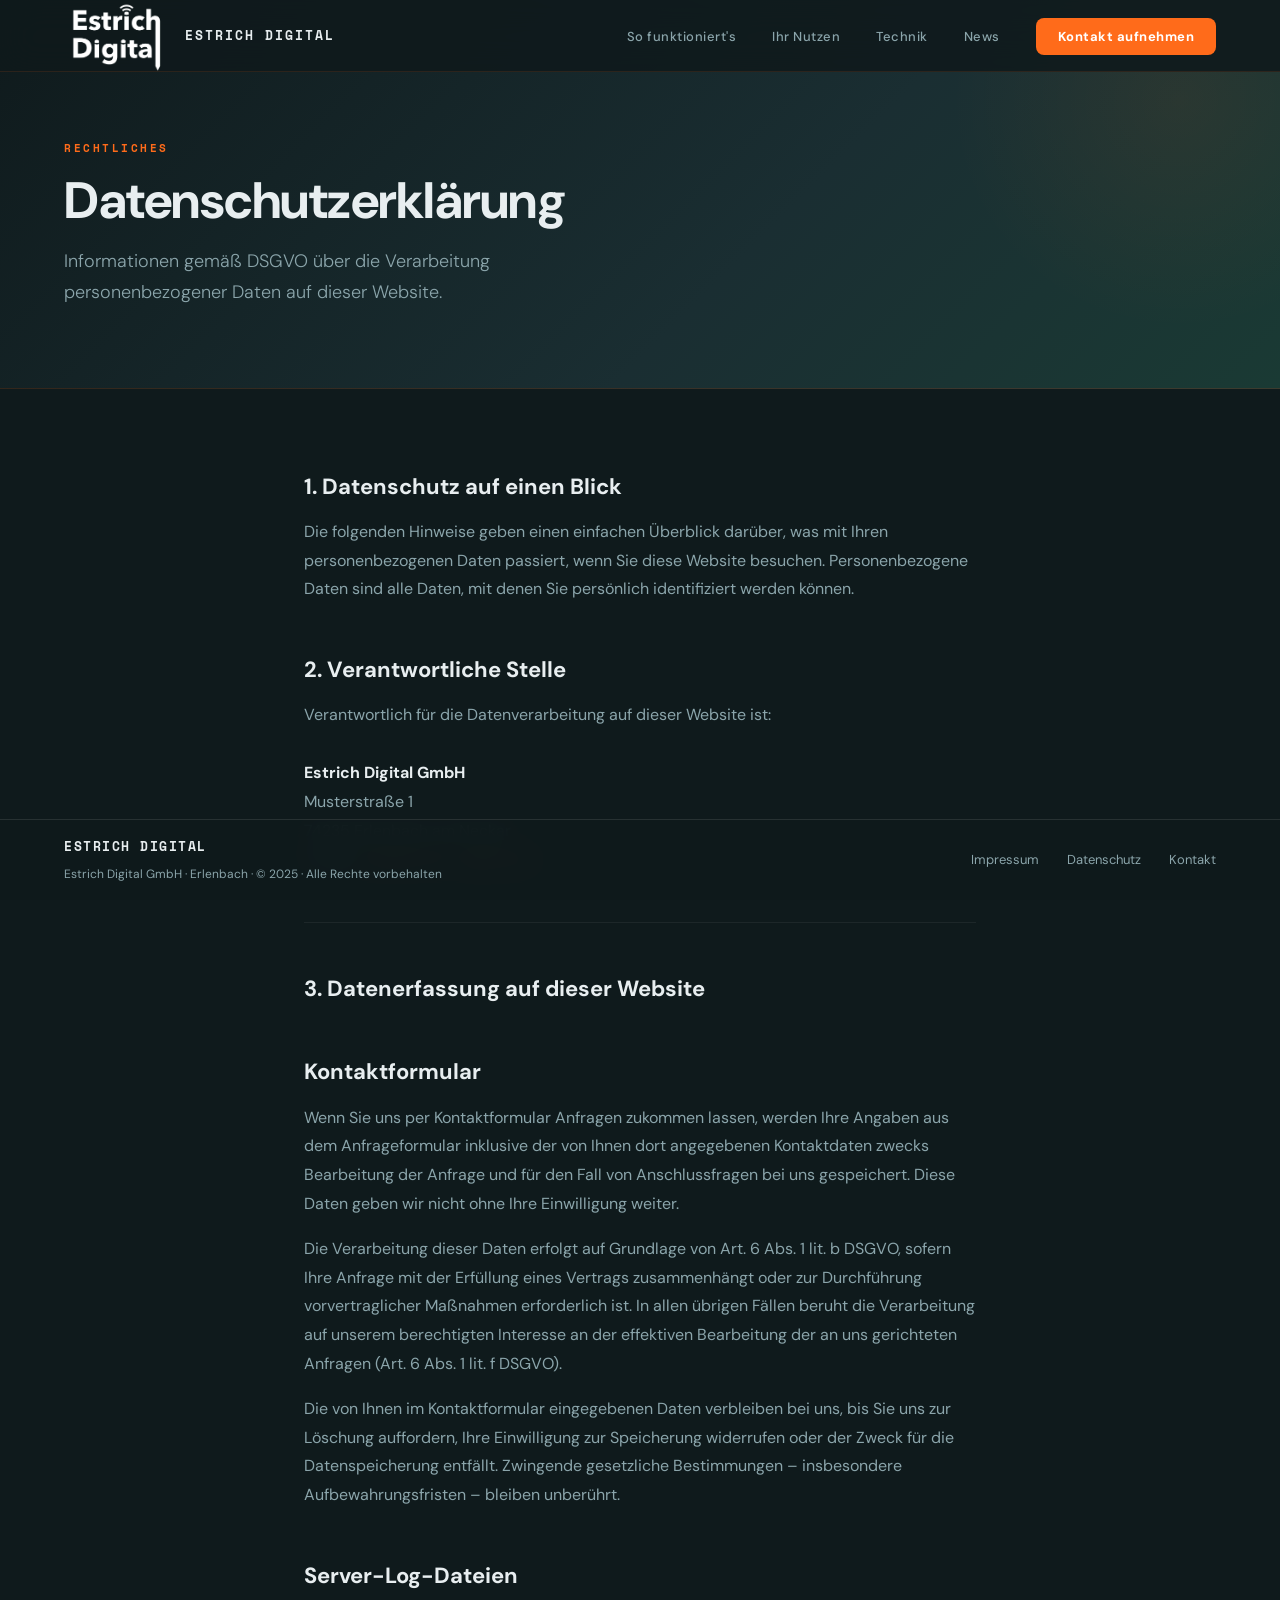
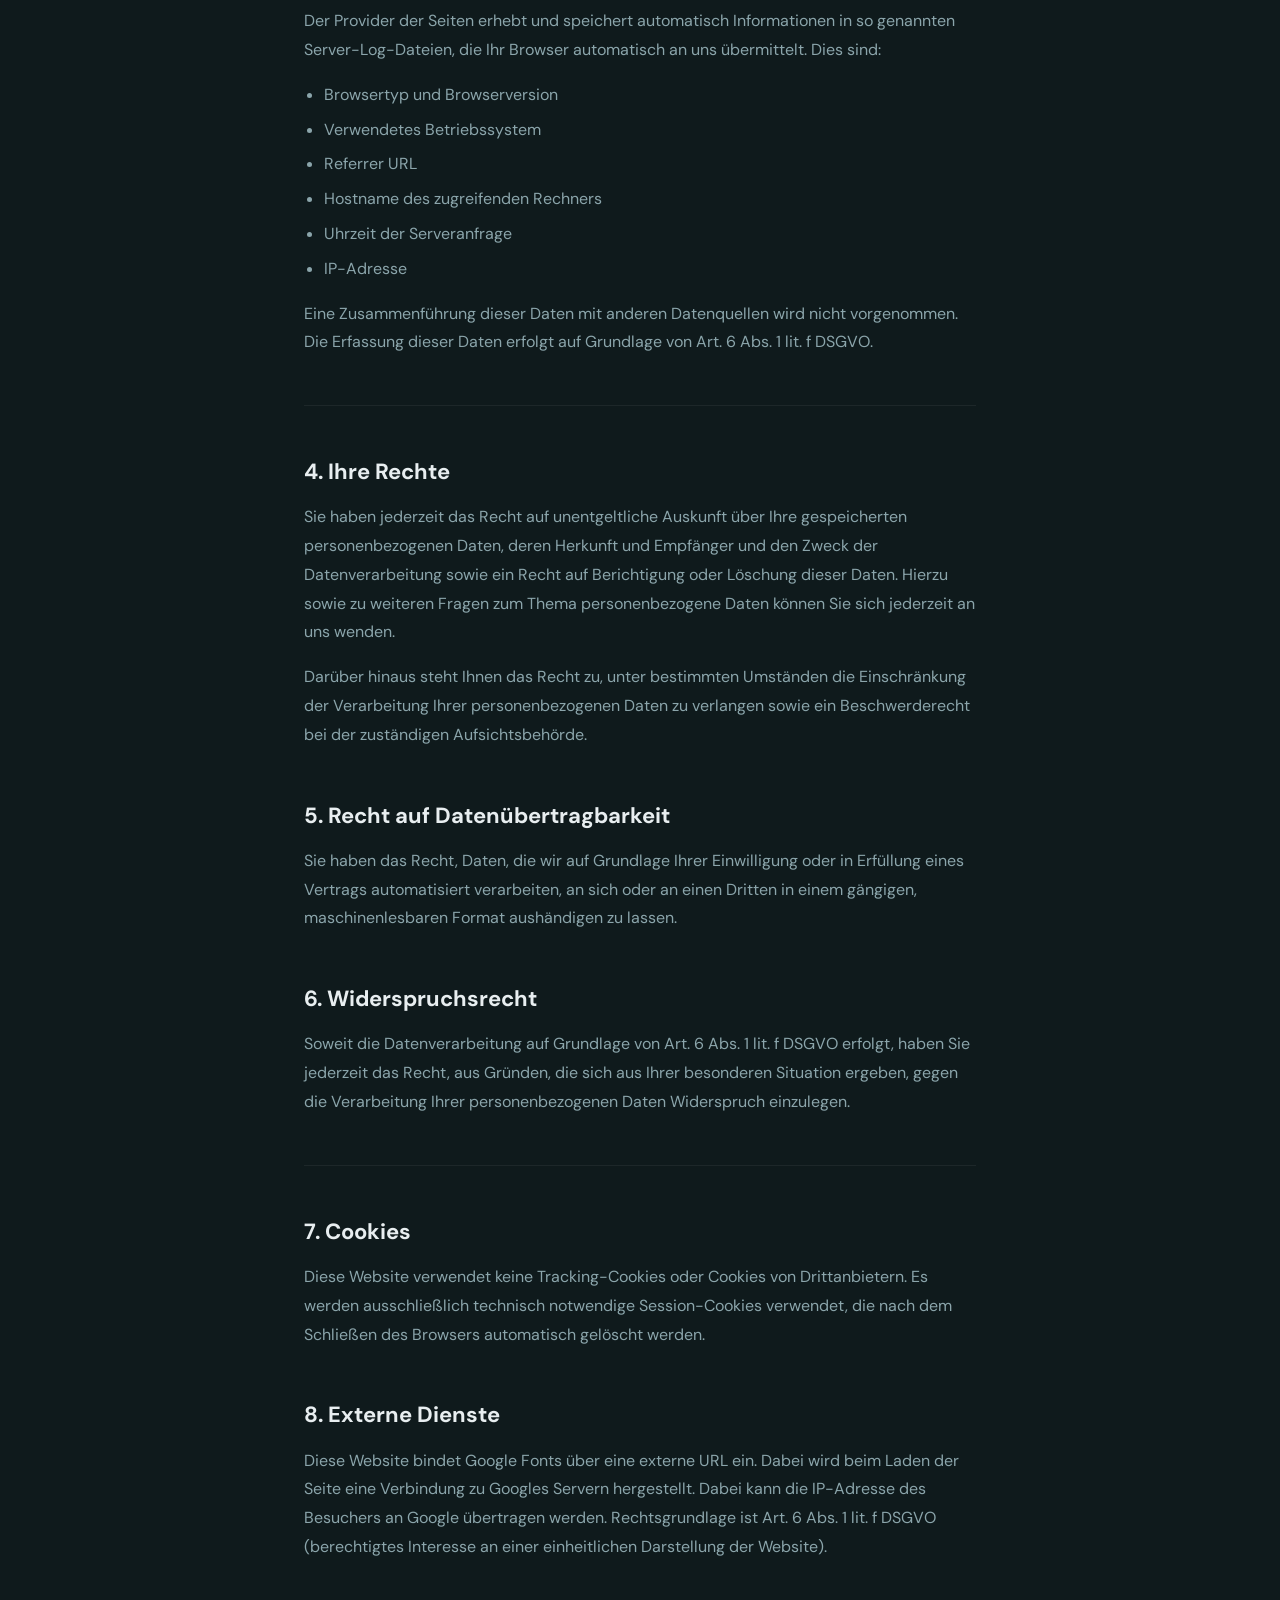
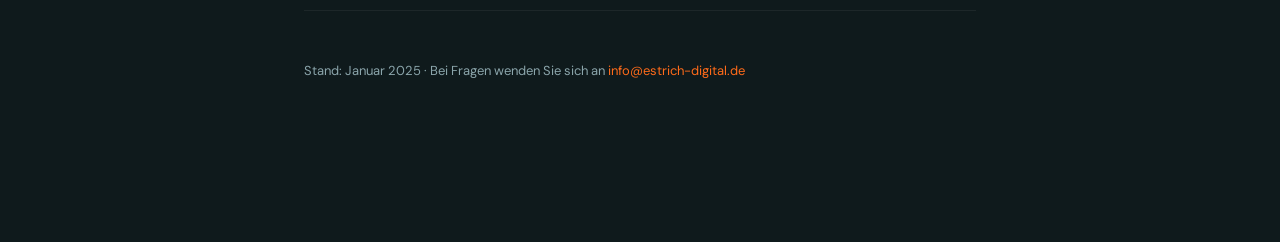
<file: pages/datenschutz.html>
<!DOCTYPE html>
<html lang="de">
<head>
<meta charset="UTF-8">
<meta name="viewport" content="width=device-width, initial-scale=1.0">
<link rel="icon" type="image/svg+xml" href="../favicon.svg">
<title>Datenschutz – Estrich Digital</title>
<link rel="stylesheet" href="../assets/css/main.css">
</head>
<body>

<nav>
  <a href="../index.php" class="nav-logo">
    <img src="../assets/images/logo.png" alt="Estrich Digital Logo"/>
    <span class="nav-wordmark">ESTRICH DIGITAL</span>
  </a>
  <button class="nav-hamburger" onclick="toggleNav(this)" aria-label="Menü">
    <span></span><span></span><span></span>
  </button>
  <ul class="nav-links">
    <li><a href="../index.php#how" onclick="closeNav()">So funktioniert's</a></li>
    <li><a href="../index.php#value" onclick="closeNav()">Ihr Nutzen</a></li>
    <li><a href="../index.php#technik" onclick="closeNav()">Technik</a></li>
    <li><a href="news.php">News</a></li>
    <li><a href="kontakt.php" class="nav-cta">Kontakt aufnehmen</a></li>
  </ul>
</nav>

<div class="page-hero">
  <div class="page-hero-content">
    <div class="section-eyebrow">Rechtliches</div>
    <h1 class="section-title" style="font-size:clamp(32px,4vw,52px);">Datenschutzerklärung</h1>
    <p class="section-sub">Informationen gemäß DSGVO über die Verarbeitung personenbezogener Daten auf dieser Website.</p>
  </div>
</div>

<div class="page-content">

  <h2>1. Datenschutz auf einen Blick</h2>
  <p>Die folgenden Hinweise geben einen einfachen Überblick darüber, was mit Ihren personenbezogenen Daten passiert, wenn Sie diese Website besuchen. Personenbezogene Daten sind alle Daten, mit denen Sie persönlich identifiziert werden können.</p>

  <h2>2. Verantwortliche Stelle</h2>
  <p>
    Verantwortlich für die Datenverarbeitung auf dieser Website ist:<br><br>
    <strong style="color:var(--light)">Estrich Digital GmbH</strong><br>
    Musterstraße 1<br>
    74235 Erlenbach am Neckar<br>
    E-Mail: <a href="mailto:info@estrich-digital.de">info@estrich-digital.de</a>
  </p>

  <div class="divider"></div>

  <h2>3. Datenerfassung auf dieser Website</h2>

  <h2>Kontaktformular</h2>
  <p>Wenn Sie uns per Kontaktformular Anfragen zukommen lassen, werden Ihre Angaben aus dem Anfrageformular inklusive der von Ihnen dort angegebenen Kontaktdaten zwecks Bearbeitung der Anfrage und für den Fall von Anschlussfragen bei uns gespeichert. Diese Daten geben wir nicht ohne Ihre Einwilligung weiter.</p>
  <p>Die Verarbeitung dieser Daten erfolgt auf Grundlage von Art. 6 Abs. 1 lit. b DSGVO, sofern Ihre Anfrage mit der Erfüllung eines Vertrags zusammenhängt oder zur Durchführung vorvertraglicher Maßnahmen erforderlich ist. In allen übrigen Fällen beruht die Verarbeitung auf unserem berechtigten Interesse an der effektiven Bearbeitung der an uns gerichteten Anfragen (Art. 6 Abs. 1 lit. f DSGVO).</p>
  <p>Die von Ihnen im Kontaktformular eingegebenen Daten verbleiben bei uns, bis Sie uns zur Löschung auffordern, Ihre Einwilligung zur Speicherung widerrufen oder der Zweck für die Datenspeicherung entfällt. Zwingende gesetzliche Bestimmungen – insbesondere Aufbewahrungsfristen – bleiben unberührt.</p>

  <h2>Server-Log-Dateien</h2>
  <p>Der Provider der Seiten erhebt und speichert automatisch Informationen in so genannten Server-Log-Dateien, die Ihr Browser automatisch an uns übermittelt. Dies sind:</p>
  <ul>
    <li>Browsertyp und Browserversion</li>
    <li>Verwendetes Betriebssystem</li>
    <li>Referrer URL</li>
    <li>Hostname des zugreifenden Rechners</li>
    <li>Uhrzeit der Serveranfrage</li>
    <li>IP-Adresse</li>
  </ul>
  <p>Eine Zusammenführung dieser Daten mit anderen Datenquellen wird nicht vorgenommen. Die Erfassung dieser Daten erfolgt auf Grundlage von Art. 6 Abs. 1 lit. f DSGVO.</p>

  <div class="divider"></div>

  <h2>4. Ihre Rechte</h2>
  <p>Sie haben jederzeit das Recht auf unentgeltliche Auskunft über Ihre gespeicherten personenbezogenen Daten, deren Herkunft und Empfänger und den Zweck der Datenverarbeitung sowie ein Recht auf Berichtigung oder Löschung dieser Daten. Hierzu sowie zu weiteren Fragen zum Thema personenbezogene Daten können Sie sich jederzeit an uns wenden.</p>
  <p>Darüber hinaus steht Ihnen das Recht zu, unter bestimmten Umständen die Einschränkung der Verarbeitung Ihrer personenbezogenen Daten zu verlangen sowie ein Beschwerderecht bei der zuständigen Aufsichtsbehörde.</p>

  <h2>5. Recht auf Datenübertragbarkeit</h2>
  <p>Sie haben das Recht, Daten, die wir auf Grundlage Ihrer Einwilligung oder in Erfüllung eines Vertrags automatisiert verarbeiten, an sich oder an einen Dritten in einem gängigen, maschinenlesbaren Format aushändigen zu lassen.</p>

  <h2>6. Widerspruchsrecht</h2>
  <p>Soweit die Datenverarbeitung auf Grundlage von Art. 6 Abs. 1 lit. f DSGVO erfolgt, haben Sie jederzeit das Recht, aus Gründen, die sich aus Ihrer besonderen Situation ergeben, gegen die Verarbeitung Ihrer personenbezogenen Daten Widerspruch einzulegen.</p>

  <div class="divider"></div>

  <h2>7. Cookies</h2>
  <p>Diese Website verwendet keine Tracking-Cookies oder Cookies von Drittanbietern. Es werden ausschließlich technisch notwendige Session-Cookies verwendet, die nach dem Schließen des Browsers automatisch gelöscht werden.</p>

  <h2>8. Externe Dienste</h2>
  <p>Diese Website bindet Google Fonts über eine externe URL ein. Dabei wird beim Laden der Seite eine Verbindung zu Googles Servern hergestellt. Dabei kann die IP-Adresse des Besuchers an Google übertragen werden. Rechtsgrundlage ist Art. 6 Abs. 1 lit. f DSGVO (berechtigtes Interesse an einer einheitlichen Darstellung der Website).</p>

  <div class="divider"></div>

  <p style="font-size:13px; color:var(--grey);">Stand: Januar 2025 · Bei Fragen wenden Sie sich an <a href="mailto:info@estrich-digital.de">info@estrich-digital.de</a></p>

</div>

<footer>
  <div class="footer-left">
    <div class="footer-wordmark">ESTRICH DIGITAL</div>
    <div class="footer-meta">Estrich Digital GmbH · Erlenbach · © 2025 · Alle Rechte vorbehalten</div>
  </div>
  <div class="footer-right">
    <a href="impressum.php">Impressum</a>
    <a href="datenschutz.php">Datenschutz</a>
    <a href="kontakt.php">Kontakt</a>
  </div>
</footer>

<script src="../assets/js/main.js"></script>
</body>
</html>
</file>
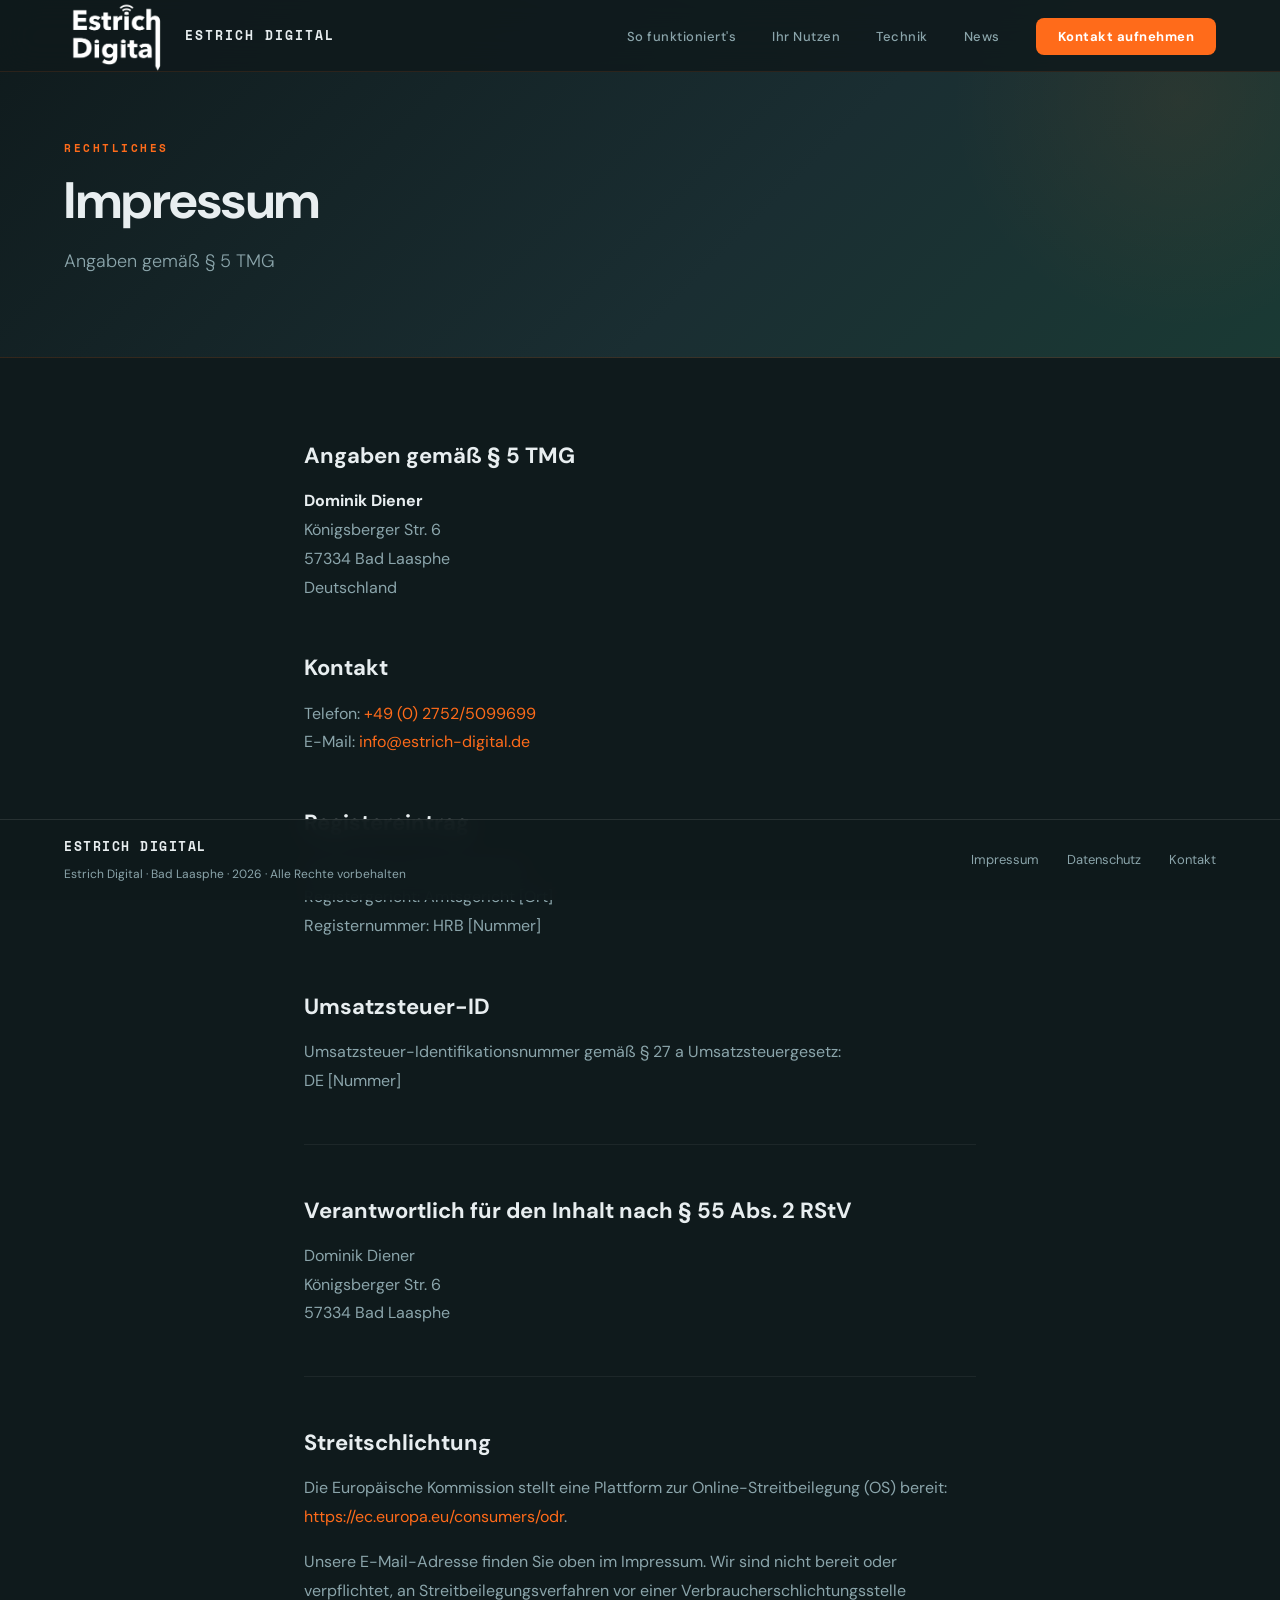
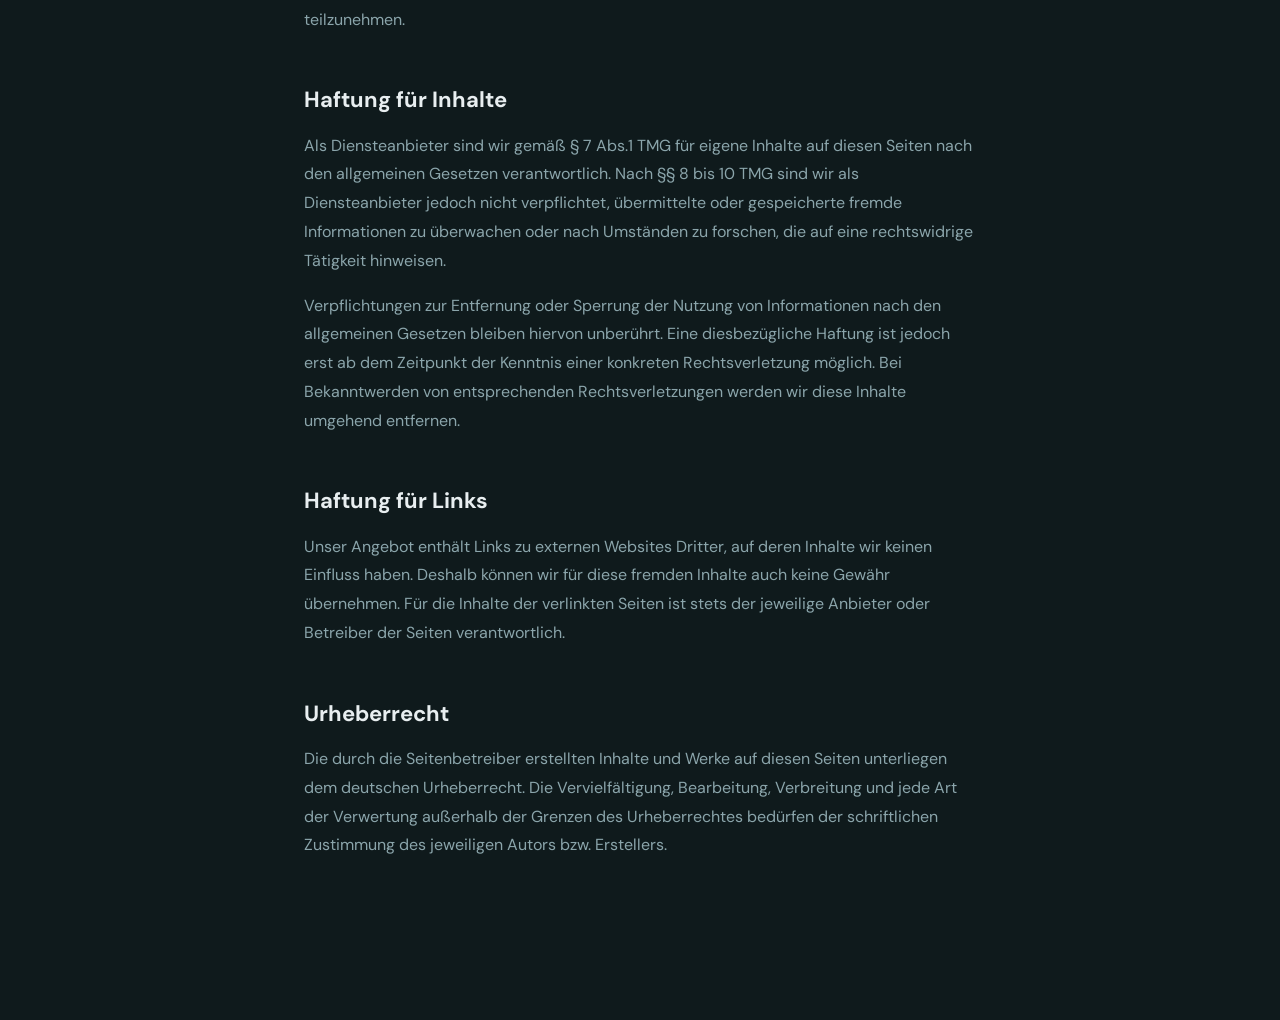
<file: pages/impressum.html>
<!DOCTYPE html>
<html lang="de">
<head>
<meta charset="UTF-8">
<meta name="viewport" content="width=device-width, initial-scale=1.0">
<link rel="icon" type="image/svg+xml" href="../favicon.svg">
<title>Impressum – Estrich Digital</title>
<link rel="stylesheet" href="../assets/css/main.css">
</head>
<body>

<nav>
  <a href="../index.php" class="nav-logo">
    <img src="../assets/images/logo.png" alt="Estrich Digital Logo"/>
    <span class="nav-wordmark">ESTRICH DIGITAL</span>
  </a>
  <button class="nav-hamburger" onclick="toggleNav(this)" aria-label="Menü">
    <span></span><span></span><span></span>
  </button>
  <ul class="nav-links">
    <li><a href="../index.php#how" onclick="closeNav()">So funktioniert's</a></li>
    <li><a href="../index.php#value" onclick="closeNav()">Ihr Nutzen</a></li>
    <li><a href="../index.php#technik" onclick="closeNav()">Technik</a></li>
    <li><a href="news.php">News</a></li>
    <li><a href="kontakt.php" class="nav-cta">Kontakt aufnehmen</a></li>
  </ul>
</nav>

<div class="page-hero">
  <div class="page-hero-content">
    <div class="section-eyebrow">Rechtliches</div>
    <h1 class="section-title" style="font-size:clamp(32px,4vw,52px);">Impressum</h1>
    <p class="section-sub">Angaben gemäß § 5 TMG</p>
  </div>
</div>

<div class="page-content">

  <h2>Angaben gemäß § 5 TMG</h2>
  <p>
    <strong style="color:var(--light)">Dominik Diener</strong><br>
    Königsberger Str. 6<br>
    57334 Bad Laasphe<br>
    Deutschland
  </p>


  <h2>Kontakt</h2>
  <p>
    Telefon: <a href="tel:+4927525099699">+49 (0) 2752/5099699</a><br>
    E-Mail: <a href="mailto:info@estrich-digital.de">info@estrich-digital.de</a>
  </p>

  <h2>Registereintrag</h2>
  <p>
    Eintragung im Handelsregister.<br>
    Registergericht: Amtsgericht [Ort]<br>
    Registernummer: HRB [Nummer]
  </p>

  <h2>Umsatzsteuer-ID</h2>
  <p>Umsatzsteuer-Identifikationsnummer gemäß § 27 a Umsatzsteuergesetz:<br>DE [Nummer]</p>

  <div class="divider"></div>

  <h2>Verantwortlich für den Inhalt nach § 55 Abs. 2 RStV</h2>
  <p>
    Dominik Diener<br>
    Königsberger Str. 6<br>
    57334 Bad Laasphe
  </p>

  <div class="divider"></div>

  <h2>Streitschlichtung</h2>
  <p>Die Europäische Kommission stellt eine Plattform zur Online-Streitbeilegung (OS) bereit: <a href="https://ec.europa.eu/consumers/odr" target="_blank" rel="noopener">https://ec.europa.eu/consumers/odr</a>.</p>
  <p>Unsere E-Mail-Adresse finden Sie oben im Impressum. Wir sind nicht bereit oder verpflichtet, an Streitbeilegungsverfahren vor einer Verbraucherschlichtungsstelle teilzunehmen.</p>

  <h2>Haftung für Inhalte</h2>
  <p>Als Diensteanbieter sind wir gemäß § 7 Abs.1 TMG für eigene Inhalte auf diesen Seiten nach den allgemeinen Gesetzen verantwortlich. Nach §§ 8 bis 10 TMG sind wir als Diensteanbieter jedoch nicht verpflichtet, übermittelte oder gespeicherte fremde Informationen zu überwachen oder nach Umständen zu forschen, die auf eine rechtswidrige Tätigkeit hinweisen.</p>
  <p>Verpflichtungen zur Entfernung oder Sperrung der Nutzung von Informationen nach den allgemeinen Gesetzen bleiben hiervon unberührt. Eine diesbezügliche Haftung ist jedoch erst ab dem Zeitpunkt der Kenntnis einer konkreten Rechtsverletzung möglich. Bei Bekanntwerden von entsprechenden Rechtsverletzungen werden wir diese Inhalte umgehend entfernen.</p>

  <h2>Haftung für Links</h2>
  <p>Unser Angebot enthält Links zu externen Websites Dritter, auf deren Inhalte wir keinen Einfluss haben. Deshalb können wir für diese fremden Inhalte auch keine Gewähr übernehmen. Für die Inhalte der verlinkten Seiten ist stets der jeweilige Anbieter oder Betreiber der Seiten verantwortlich.</p>

  <h2>Urheberrecht</h2>
  <p>Die durch die Seitenbetreiber erstellten Inhalte und Werke auf diesen Seiten unterliegen dem deutschen Urheberrecht. Die Vervielfältigung, Bearbeitung, Verbreitung und jede Art der Verwertung außerhalb der Grenzen des Urheberrechtes bedürfen der schriftlichen Zustimmung des jeweiligen Autors bzw. Erstellers.</p>

</div>

<footer>
  <div class="footer-left">
    <div class="footer-wordmark">ESTRICH DIGITAL</div>
    <div class="footer-meta">Estrich Digital · Bad Laasphe · 2026 · Alle Rechte vorbehalten</div>
  </div>
  <div class="footer-right">
    <a href="impressum.php">Impressum</a>
    <a href="datenschutz.php">Datenschutz</a>
    <a href="kontakt.php">Kontakt</a>
  </div>
</footer>

<script src="../assets/js/main.js"></script>
</body>
</html>
</file>
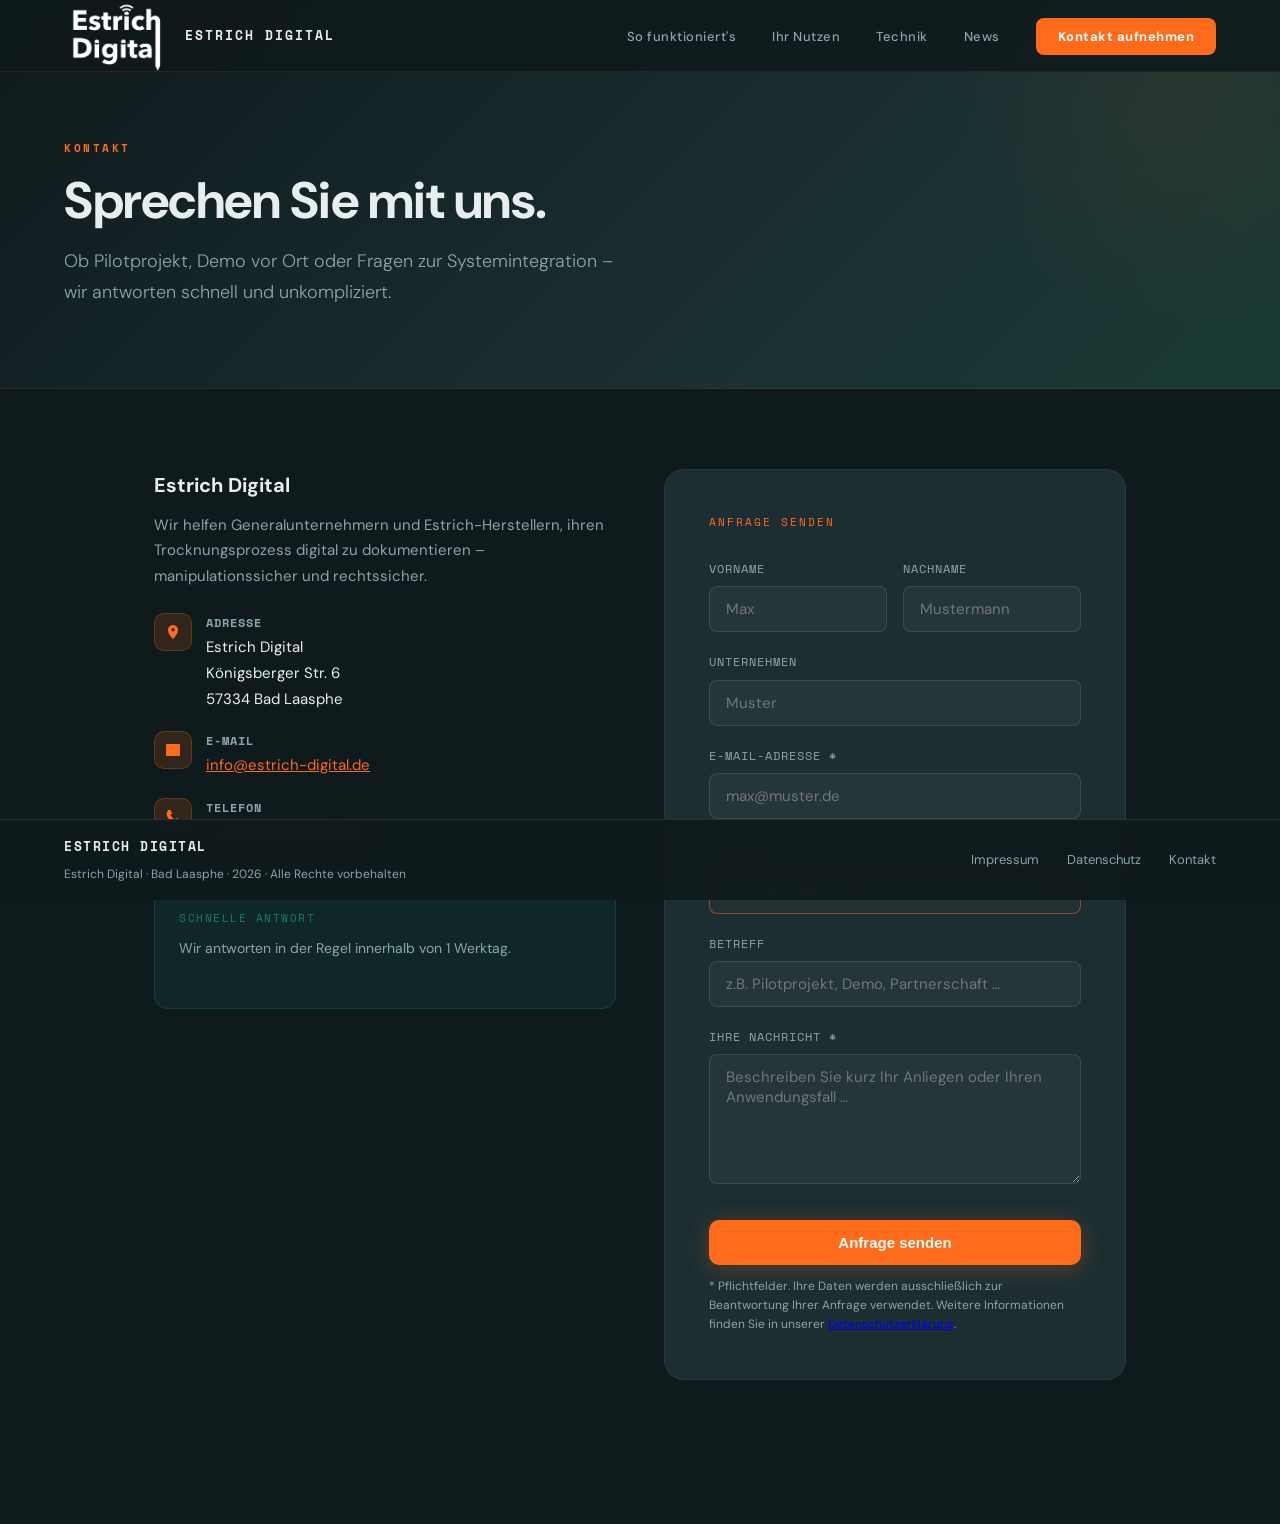
<file: pages/kontakt.html>
<!DOCTYPE html>
<html lang="de">
<head>
<meta charset="UTF-8">
<meta name="viewport" content="width=device-width, initial-scale=1.0">
<link rel="icon" type="image/svg+xml" href="../favicon.svg">
<meta name="description" content="Kontakt – Estrich Digital. Sprechen Sie mit uns über Pilotprojekte, Demos oder Systemintegration.">
<title>Kontakt – Estrich Digital</title>
<link rel="stylesheet" href="../assets/css/main.css">
</head>
<body>

<nav>
  <a href="../index.php" class="nav-logo">
    <img src="../assets/images/logo.png" alt="Estrich Digital Logo"/>
    <span class="nav-wordmark">ESTRICH DIGITAL</span>
  </a>
  <button class="nav-hamburger" onclick="toggleNav(this)" aria-label="Menü">
    <span></span><span></span><span></span>
  </button>
  <ul class="nav-links">
    <li><a href="../index.php#how" onclick="closeNav()">So funktioniert's</a></li>
    <li><a href="../index.php#value" onclick="closeNav()">Ihr Nutzen</a></li>
    <li><a href="../index.php#technik" onclick="closeNav()">Technik</a></li>
    <li><a href="news.php">News</a></li>
    <li><a href="kontakt.php" class="nav-cta">Kontakt aufnehmen</a></li>
  </ul>
</nav>

<div class="page-hero">
  <div class="page-hero-content">
    <div class="section-eyebrow">Kontakt</div>
    <h1 class="section-title" style="font-size: clamp(32px,4vw,52px);">Sprechen Sie mit uns.</h1>
    <p class="section-sub">Ob Pilotprojekt, Demo vor Ort oder Fragen zur Systemintegration – wir antworten schnell und unkompliziert.</p>
  </div>
</div>

<div class="contact-grid">
  <!-- LEFT: Info -->
  <div class="contact-info">
    <h3>Estrich Digital</h3>
    <p>Wir helfen Generalunternehmern und Estrich-Herstellern, ihren Trocknungsprozess digital zu dokumentieren – manipulationssicher und rechtssicher.</p>

    <div class="contact-detail">
      <div class="contact-detail-icon">
        <svg width="18" height="18" viewBox="0 0 18 18" fill="none"><path d="M9 2C6.24 2 4 4.24 4 7c0 4.25 5 9 5 9s5-4.75 5-9c0-2.76-2.24-5-5-5zm0 6.5A1.5 1.5 0 1 1 9 5a1.5 1.5 0 0 1 0 3.5z" fill="#FF6B1A"/></svg>
      </div>
      <div class="contact-detail-text">
        <strong>Adresse</strong>
        <span>Estrich Digital<br>Königsberger Str. 6<br>57334 Bad Laasphe</span>
      </div>
    </div>

    <div class="contact-detail">
      <div class="contact-detail-icon">
        <svg width="18" height="18" viewBox="0 0 18 18" fill="none"><path d="M3 3h12a1 1 0 0 1 1 1v10a1 1 0 0 1-1 1H3a1 1 0 0 1-1-1V4a1 1 0 0 1 1-1zm6 6L4 6h10L9 9z" fill="#FF6B1A"/></svg>
      </div>
      <div class="contact-detail-text">
        <strong>E-Mail</strong>
        <span><a href="mailto:info@estrich-digital.de" style="color:var(--orange)">info@estrich-digital.de</a></span>
      </div>
    </div>

    <div class="contact-detail">
      <div class="contact-detail-icon">
        <svg width="18" height="18" viewBox="0 0 18 18" fill="none"><path d="M3.6 2h3l1.5 3.75-1.8 1.05C7.2 8.7 9.3 10.8 11.2 11.7L12.25 9.9 16 11.4v3c0 .55-.45 1-1 1C7.3 15.4 2.6 10.7 2.6 5 2.6 4.45 3.05 4 3.6 4v-2z" fill="#FF6B1A"/></svg>
      </div>
      <div class="contact-detail-text">
        <strong>Telefon</strong>
        <span><a href="tel:+49000000000" style="color:var(--orange)">+49 (0) 2752/5099699</a></span>
      </div>
    </div>

    <div style="margin-top: 40px; padding: 24px; background: var(--teal-dim); border: 1px solid rgba(26,122,110,0.3); border-radius: 14px;">
      <div style="font-family:'Space Mono',monospace; font-size:11px; letter-spacing:1.5px; color:var(--teal); text-transform:uppercase; margin-bottom:10px;">Schnelle Antwort</div>
      <p style="font-size:14px; color:var(--grey); line-height:1.65;">Wir antworten in der Regel innerhalb von 1 Werktag.</p>
    </div>
  </div>

  <!-- RIGHT: Form -->
  <div class="form-card">
    <div style="font-family:'Space Mono',monospace; font-size:11px; letter-spacing:2px; color:var(--orange); text-transform:uppercase; margin-bottom:28px;">Anfrage senden</div>

    <form id="contact-form">
      <div class="form-row">
        <div class="form-group">
          <label for="vorname">Vorname</label>
          <input type="text" id="vorname" name="vorname" placeholder="Max" required>
        </div>
        <div class="form-group">
          <label for="nachname">Nachname</label>
          <input type="text" id="nachname" name="nachname" placeholder="Mustermann" required>
        </div>
      </div>

      <div class="form-group">
        <label for="firma">Unternehmen</label>
        <input type="text" id="firma" name="firma" placeholder="Muster">
      </div>

      <div class="form-group">
        <label for="email">E-Mail-Adresse *</label>
        <input type="email" id="email" name="email" placeholder="max@muster.de" required>
      </div>

      <div class="form-group">
        <label for="rolle">Ich bin …</label>
        <select id="rolle" name="rolle">
          <option value="">Bitte auswählen</option>
          <option value="gu">Generalunternehmer / Bauträger</option>
          <option value="hersteller">Estrich-Hersteller / Baustoffhandel</option>
          <option value="estrichleger">Estrichleger / Handwerker</option>
          <option value="planer">Architekt / Planer</option>
          <option value="sonstiges">Sonstiges</option>
        </select>
      </div>

      <div class="form-group">
        <label for="betreff">Betreff</label>
        <input type="text" id="betreff" name="betreff" placeholder="z.B. Pilotprojekt, Demo, Partnerschaft …">
      </div>

      <div class="form-group">
        <label for="nachricht">Ihre Nachricht *</label>
        <textarea id="nachricht" name="nachricht" placeholder="Beschreiben Sie kurz Ihr Anliegen oder Ihren Anwendungsfall …" required></textarea>
      </div>

      <button type="submit" class="btn-primary form-submit">Anfrage senden</button>
      <p class="form-note">* Pflichtfelder. Ihre Daten werden ausschließlich zur Beantwortung Ihrer Anfrage verwendet. Weitere Informationen finden Sie in unserer <a href="datenschutz.php">Datenschutzerklärung</a>.</p>
      <div class="success-msg" id="success-msg">✓ Vielen Dank! Ihre Anfrage wurde gesendet. Wir melden uns in Kürze.</div>
      <div class="success-msg" id="error-msg" style="display:none;color:var(--orange)">Leider konnte Ihre Anfrage nicht gesendet werden. Bitte versuchen Sie es erneut oder schreiben Sie uns direkt an Dominik.diener@estrich-digital.de.</div>
    </form>
  </div>
</div>

<footer>
  <div class="footer-left">
    <div class="footer-wordmark">ESTRICH DIGITAL</div>
    <div class="footer-meta">Estrich Digital · Bad Laasphe · 2026 · Alle Rechte vorbehalten</div>
  </div>
  <div class="footer-right">
    <a href="impressum.php">Impressum</a>
    <a href="datenschutz.php">Datenschutz</a>
    <a href="kontakt.php">Kontakt</a>
  </div>
</footer>

<script src="../assets/js/main.js"></script>
</body>
</html>
</file>
<file: assets/css/main.css>
@import url('https://fonts.googleapis.com/css2?family=DM+Sans:ital,wght@0,300;0,400;0,500;0,700;1,300&family=Space+Mono:wght@400;700&display=swap');

:root {
  --orange: #FF6B1A;
  --orange-dim: rgba(255,107,26,0.15);
  --teal: #1A7A6E;
  --teal-dim: rgba(26,122,110,0.15);
  --dark: #0F1A1C;
  --mid: #1C2E32;
  --mid2: #243438;
  --light: #E8EEF0;
  --accent: #FFD166;
  --grey: #8BA5AB;
  --screed: #4A4540;

  /* Schriftarten */
  --font-body: 'DM Sans', sans-serif;
  --font-mono: 'Space Mono', monospace;

  /* Schriftgrößen */
  --fs-nav: 13px;
  --fs-hero-title: clamp(36px, 4.5vw, 60px);
  --fs-hero-sub: 18px;
  --fs-section-title: clamp(26px, 3vw, 44px);
  --fs-section-sub: 18px;
  --fs-eyebrow: 11px;
  --fs-card-title: 20px;
  --fs-card-text: 15px;
  --fs-btn: 15px;
  --fs-spec-value: 26px;
  --fs-spec-label: 13px;
  --fs-label: 10px;
  --fs-footer: 13px;
  --fs-footer-meta: 12px;
  --fs-page-heading: 22px;
  --fs-page-text: 16px;
  --fs-form-label: 12px;
  --fs-form-input: 15px;
}

* { margin: 0; padding: 0; box-sizing: border-box; }

html {
  scroll-behavior: smooth;
  background: #060C0E; /* dark sides shown on ultra-wide monitors */
}

body {
  background: var(--dark);
  font-family: var(--font-body);
  font-size: 16px;
  line-height: 1.6;
  color: var(--light);
  overflow-x: hidden;
  max-width: 1480px;
  margin: 0 auto;
  display: flex;
  flex-direction: column;
  min-height: 100vh;
}

/* ===== NAV ===== */
nav {
  position: fixed;
  top: 0;
  left: 50%;
  transform: translateX(-50%);
  width: min(100%, 1480px);
  z-index: 100;
  padding: 0 64px;
  height: 72px;
  display: flex;
  align-items: center;
  justify-content: space-between;
  background: rgba(15,26,28,0.88);
  backdrop-filter: blur(16px);
  border-bottom: 1px solid rgba(255,107,26,0.12);
  transition: background 0.3s;
}

.nav-logo {
  display: flex;
  align-items: center;
  gap: 14px;
  text-decoration: none;
}

.nav-logo img {
  height: 70px;
  width: auto;
}

.nav-wordmark {
  font-family: var(--font-mono);
  font-size: var(--fs-nav);
  font-weight: 700;
  letter-spacing: 2px;
  color: var(--light);
}

.nav-links {
  display: flex;
  align-items: center;
  gap: 36px;
  list-style: none;
}

.nav-links a {
  font-size: var(--fs-nav);
  font-weight: 500;
  color: var(--grey);
  text-decoration: none;
  letter-spacing: 0.5px;
  transition: color 0.2s;
}

.nav-links a:hover { color: var(--light); }
.nav-links a.active { color: var(--light); font-weight: 700; }

.nav-cta {
  background: var(--orange) !important;
  color: #fff !important;
  padding: 10px 22px;
  border-radius: 8px;
  font-weight: 700 !important;
  transition: background 0.2s, transform 0.15s !important;
}

.nav-cta:hover {
  background: #e55a0f !important;
  transform: translateY(-1px);
}

/* ===== LANGUAGE SWITCHER ===== */
.lang-switcher {
  display: flex;
  gap: 6px;
  align-items: center;
}
.lang-switcher a {
  font-size: var(--fs-nav);
  color: var(--grey);
  text-decoration: none;
  padding: 4px 8px;
  border-radius: 4px;
  transition: background 0.2s;
}
.lang-switcher a:hover { background: rgba(255,255,255,0.08); }
.lang-switcher a.lang-active {
  color: var(--orange);
  font-weight: 700;
}

/* ===== STATIC MODE (So funktioniert's) ===== */
.how-steps--static .how-step-detail {
  max-height: 2000px !important;
  opacity: 1 !important;
}
.how-steps--static .how-step-toggle { display: none; }

/* ===== BUTTONS ===== */
.btn-primary {
  display: inline-block;
  background: var(--orange);
  color: #fff;
  padding: 14px 30px;
  border-radius: 10px;
  font-weight: 700;
  font-size: var(--fs-btn);
  text-decoration: none;
  border: none;
  cursor: pointer;
  transition: background 0.2s, transform 0.15s, box-shadow 0.2s;
  box-shadow: 0 4px 24px rgba(255,107,26,0.28);
}

.btn-primary:hover {
  background: #e55a0f;
  transform: translateY(-2px);
  box-shadow: 0 8px 32px rgba(255,107,26,0.4);
}

.btn-secondary {
  display: inline-block;
  color: var(--light);
  padding: 14px 28px;
  border-radius: 10px;
  font-weight: 500;
  font-size: var(--fs-btn);
  text-decoration: none;
  border: 1px solid rgba(255,255,255,0.12);
  transition: border-color 0.2s, background 0.2s;
}

.btn-secondary:hover {
  border-color: rgba(255,255,255,0.3);
  background: rgba(255,255,255,0.05);
}

/* ===== SECTION SHARED ===== */
.section-eyebrow {
  font-family: var(--font-mono);
  font-size: var(--fs-eyebrow);
  font-weight: 700;
  letter-spacing: 2.5px;
  color: var(--orange);
  text-transform: uppercase;
  margin-bottom: 14px;
}

.section-title {
  font-size: var(--fs-section-title);
  font-weight: 700;
  line-height: 1.15;
  letter-spacing: -0.5px;
  margin-bottom: 16px;
}

.section-sub {
  font-size: var(--fs-section-sub);
  color: var(--grey);
  line-height: 1.7;
  font-weight: 300;
  max-width: 560px;
}

/* ===== FOOTER ===== */
footer {
  position: fixed;
  bottom: 0;
  left: 50%;
  transform: translateX(-50%);
  width: min(100%, 1480px);
  z-index: 90;
  padding: 16px 64px;
  border-top: 1px solid rgba(255,255,255,0.1);
  display: flex;
  justify-content: space-between;
  align-items: center;
  flex-wrap: wrap;
  gap: 16px;
  background: rgba(15,26,28,0.95);
  backdrop-filter: blur(12px);
}

/* Space for fixed footer so content isn't hidden behind it */
body::after {
  content: '';
  display: block;
  height: 64px;
}

.footer-left {
  display: flex;
  flex-direction: column;
  gap: 8px;
}

.footer-wordmark {
  font-family: var(--font-mono);
  font-size: var(--fs-footer);
  font-weight: 700;
  color: var(--light);
  letter-spacing: 1.5px;
}

.footer-meta {
  font-size: var(--fs-footer-meta);
  color: var(--grey);
}

.footer-right {
  display: flex;
  gap: 28px;
  flex-wrap: wrap;
}

.footer-right a {
  font-size: var(--fs-footer);
  color: var(--grey);
  text-decoration: none;
  transition: color 0.2s;
}

.footer-right a:hover { color: var(--light); }

/* ===== SCROLL REVEAL ===== */
.reveal {
  opacity: 0;
  transform: translateY(28px);
  transition: opacity 0.7s ease, transform 0.7s ease;
}

.reveal.visible {
  opacity: 1;
  transform: translateY(0);
}

/* ===== ANIMATIONS ===== */
@keyframes fadeUp {
  from { opacity: 0; transform: translateY(20px); }
  to   { opacity: 1; transform: translateY(0); }
}

@keyframes fadeIn {
  from { opacity: 0; }
  to   { opacity: 1; }
}

@keyframes pulse {
  0%, 100% { opacity: 1; transform: scale(1); }
  50%       { opacity: 0.4; transform: scale(0.75); }
}

@keyframes float {
  0%, 100% { transform: translateY(0); }
  50%       { transform: translateY(-12px); }
}

.float { animation: float 4s ease-in-out infinite; }

/* ===== TRUST BAR ===== */
.trust-bar {
  padding: 26px 64px;
  border-top: 1px solid rgba(255,255,255,0.05);
  border-bottom: 1px solid rgba(255,255,255,0.05);
  background: rgba(0,0,0,0.2);
  display: flex;
  align-items: center;
  gap: 48px;
  flex-wrap: wrap;
}

.trust-label {
  font-family: var(--font-mono);
  font-size: var(--fs-label);
  letter-spacing: 2px;
  color: var(--grey);
  text-transform: uppercase;
  white-space: nowrap;
}

.trust-items {
  display: flex;
  gap: 36px;
  flex-wrap: wrap;
  align-items: center;
}

.trust-item {
  display: flex;
  align-items: center;
  gap: 8px;
  font-size: var(--fs-footer-meta);
  color: rgba(255,255,255,0.45);
  font-family: var(--font-mono);
}

/* ===== PAGE HEADER (inner pages) ===== */
.page-hero {
  padding: 140px 64px 80px;
  background: linear-gradient(135deg, #0F1A1C 0%, #1A2E32 60%, #1A3A34 100%);
  border-bottom: 1px solid rgba(255,107,26,0.15);
  position: relative;
  overflow: hidden;
}

.page-hero::before {
  content: '';
  position: absolute;
  top: -150px; right: -150px;
  width: 500px; height: 500px;
  background: radial-gradient(circle, rgba(255,107,26,0.07) 0%, transparent 65%);
  pointer-events: none;
}

.page-hero-content { max-width: 680px; }

/* ===== INNER PAGE CONTENT ===== */
.page-content {
  max-width: 800px;
  margin: 0 auto;
  padding: 80px 64px;
}

.page-content h2 {
  font-size: var(--fs-page-heading);
  font-weight: 700;
  margin-top: 48px;
  margin-bottom: 14px;
  color: var(--light);
}

.page-content h2:first-child { margin-top: 0; }

.page-content p {
  font-size: var(--fs-page-text);
  color: var(--grey);
  line-height: 1.8;
  margin-bottom: 16px;
}

.page-content a {
  color: var(--orange);
  text-decoration: none;
}

.page-content a:hover { text-decoration: underline; }

.page-content ul, .page-content ol {
  padding-left: 20px;
  margin-bottom: 16px;
}

.page-content li {
  font-size: var(--fs-page-text);
  color: var(--grey);
  line-height: 1.8;
  margin-bottom: 6px;
}

.divider {
  height: 1px;
  background: rgba(255,255,255,0.06);
  margin: 48px 0;
}

/* ===== CONTACT FORM ===== */
.contact-grid {
  display: grid;
  grid-template-columns: 1fr 1fr;
  gap: 48px;
  max-width: 1100px;
  margin: 0 auto;
  padding: 80px 64px;
}

.contact-info h3 {
  font-size: var(--fs-card-title);
  font-weight: 700;
  margin-bottom: 12px;
  color: var(--light);
}

.contact-info p {
  font-size: var(--fs-card-text);
  color: var(--grey);
  line-height: 1.7;
  margin-bottom: 24px;
}

.contact-detail {
  display: flex;
  align-items: flex-start;
  gap: 14px;
  margin-bottom: 20px;
}

.contact-detail-icon {
  width: 38px; height: 38px;
  background: var(--orange-dim);
  border: 1px solid rgba(255,107,26,0.25);
  border-radius: 10px;
  display: flex;
  align-items: center;
  justify-content: center;
  flex-shrink: 0;
}

.contact-detail-text strong {
  display: block;
  font-size: var(--fs-form-label);
  font-family: var(--font-mono);
  letter-spacing: 1px;
  color: var(--grey);
  margin-bottom: 2px;
  text-transform: uppercase;
}

.contact-detail-text span {
  font-size: var(--fs-card-text);
  color: var(--light);
}

.form-card {
  background: var(--mid);
  border-radius: 20px;
  padding: 44px;
  border: 1px solid rgba(255,255,255,0.05);
}

.form-group {
  margin-bottom: 20px;
}

.form-group label {
  display: block;
  font-size: var(--fs-form-label);
  font-family: var(--font-mono);
  letter-spacing: 1px;
  color: var(--grey);
  text-transform: uppercase;
  margin-bottom: 8px;
}

.form-group input,
.form-group select,
.form-group textarea {
  width: 100%;
  background: rgba(255,255,255,0.04);
  border: 1px solid rgba(255,255,255,0.1);
  border-radius: 8px;
  padding: 12px 16px;
  font-size: var(--fs-form-input);
  font-family: var(--font-body);
  color: var(--light);
  outline: none;
  transition: border-color 0.2s, background 0.2s;
}

.form-group input:focus,
.form-group select,
.form-group textarea:focus {
  border-color: rgba(255,107,26,0.5);
  background: rgba(255,107,26,0.04);
}

.form-group select option { background: var(--mid); }

.form-group textarea { resize: vertical; min-height: 130px; }

.form-row {
  display: grid;
  grid-template-columns: 1fr 1fr;
  gap: 16px;
}

.form-submit {
  width: 100%;
  margin-top: 8px;
}

.form-note {
  font-size: var(--fs-form-label);
  color: var(--grey);
  margin-top: 12px;
  line-height: 1.6;
}

.success-msg {
  display: none;
  padding: 16px;
  background: var(--teal-dim);
  border: 1px solid rgba(26,122,110,0.4);
  border-radius: 8px;
  color: var(--teal);
  font-size: var(--fs-card-text);
  margin-top: 16px;
  text-align: center;
}

/* ===== HAMBURGER MENU ===== */
.nav-hamburger {
  display: none;
  background: none;
  border: none;
  cursor: pointer;
  padding: 8px;
  z-index: 110;
}

.nav-hamburger span {
  display: block;
  width: 24px;
  height: 2px;
  background: var(--light);
  margin: 5px 0;
  transition: transform 0.3s, opacity 0.3s;
}

.nav-hamburger.active span:nth-child(1) { transform: translateY(7px) rotate(45deg); }
.nav-hamburger.active span:nth-child(2) { opacity: 0; }
.nav-hamburger.active span:nth-child(3) { transform: translateY(-7px) rotate(-45deg); }

/* ===== MOBILE RESPONSIVE ===== */
@media (max-width: 768px) {
  /* Nav */
  nav { padding: 0 20px; background: #0F1A1C !important; }

  .nav-wordmark { display: none; }

  .nav-logo img { height: 50px; }

  .nav-hamburger { display: block; }

  .nav-links {
    display: none;
    position: fixed;
    top: 0;
    left: 0;
    right: 0;
    bottom: 0;
    background: #0F1A1C;
    flex-direction: column;
    padding: 100px 20px 40px;
    gap: 0;
    z-index: 99;
  }

  .nav-links.open { display: flex; }

  body.nav-open > *:not(nav) { display: none; }

  .nav-links li { width: 100%; }

  .nav-links a {
    display: block;
    padding: 16px 0;
    font-size: 18px;
    border-bottom: 1px solid rgba(255,255,255,0.06);
  }

  .nav-cta {
    margin-top: 16px;
    text-align: center;
    display: block !important;
  }

  /* Trust Bar */
  .trust-bar {
    padding: 20px;
    gap: 16px;
    flex-direction: column;
    align-items: flex-start;
  }

  .trust-items { gap: 12px; }

  /* Footer – not fixed on mobile */
  footer {
    position: static;
    transform: none;
    width: 100%;
    padding: 30px 20px;
    flex-direction: column;
    text-align: center;
  }

  body::after { height: 0; }

  .footer-right { justify-content: center; }

  /* Page Hero (inner pages) */
  .page-hero { padding: 100px 20px 50px; }

  /* Page Content */
  .page-content { padding: 40px 20px; }

  /* Contact */
  .contact-grid {
    grid-template-columns: 1fr;
    padding: 40px 20px;
    gap: 32px;
  }

  .form-row { grid-template-columns: 1fr; }

  .form-card { padding: 28px 20px; }
}
</file>
